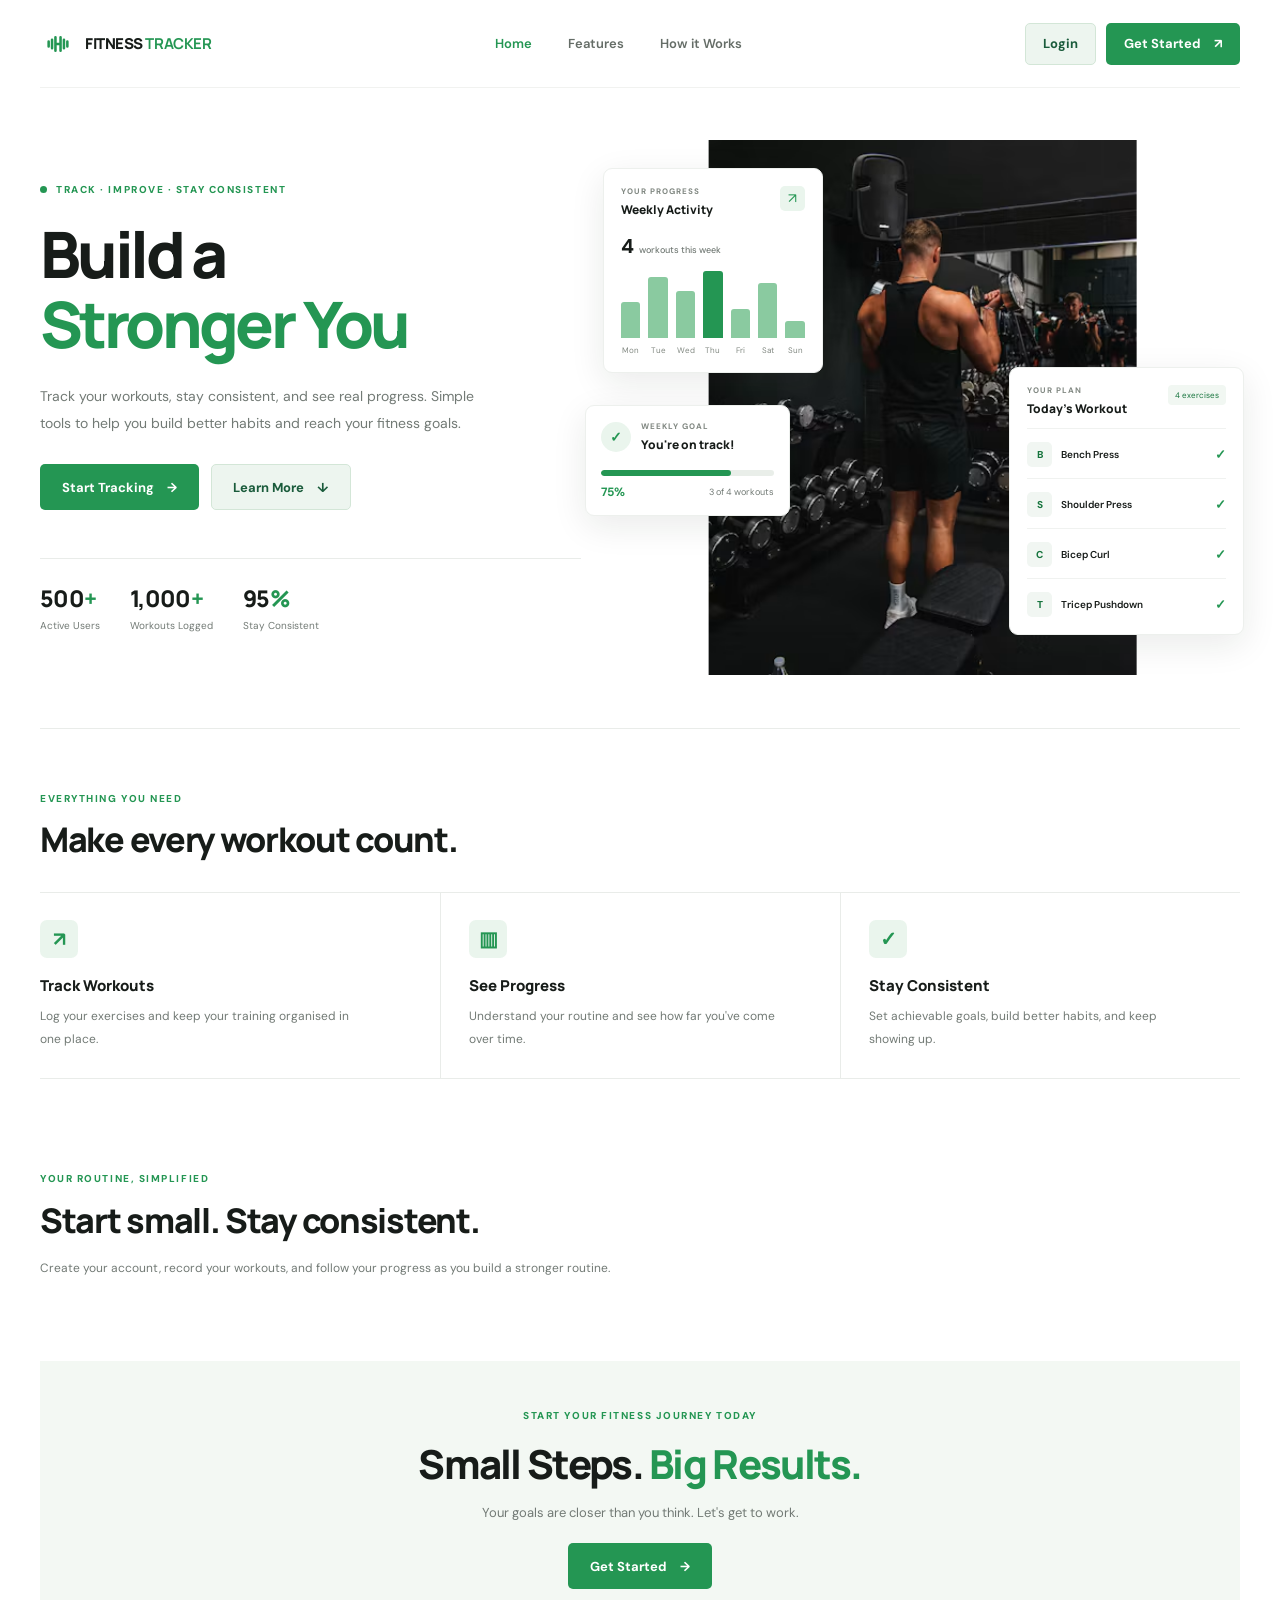
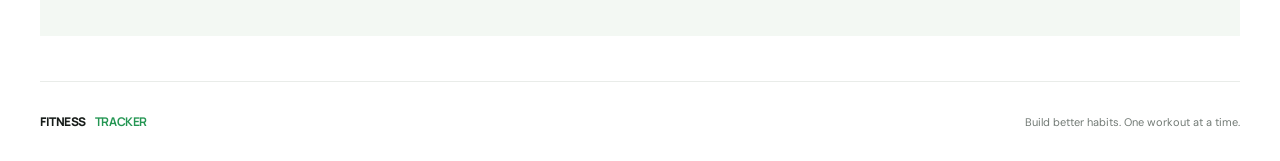
<file: index.html>
<!DOCTYPE html>
<html lang="en">
<head>
  <meta charset="UTF-8">
  <meta name="viewport" content="width=device-width, initial-scale=1.0">
  <meta name="description" content="Track your workouts, build better habits, and reach your fitness goals.">
  <title>Fitness Tracker — Build a Stronger You</title>
  <link rel="stylesheet" href="style.css">
  <link rel="preconnect" href="https://fonts.googleapis.com">
  <link rel="preconnect" href="https://fonts.gstatic.com" crossorigin>
  <link rel="stylesheet" href="https://fonts.googleapis.com/css2?family=DM+Sans:wght@400;500;600;700&family=Manrope:wght@400;500;600;700;800&display=swap" media="print" onload="this.media='all'">
  <noscript><link rel="stylesheet" href="https://fonts.googleapis.com/css2?family=DM+Sans:wght@400;500;600;700&family=Manrope:wght@400;500;600;700;800&display=swap"></noscript>
</head>
<body>

  <header class="site-header">
    <a class="brand" href="index.html" aria-label="Fitness Tracker home">
      <span class="brand-icon" aria-hidden="true">
        <svg viewBox="0 0 40 40" fill="none">
          <path d="M13 15V25M9 17V23M17 12V28M23 12V28M27 15V25M31 17V23M17 20H23"
            stroke="currentColor" stroke-width="3" stroke-linecap="round"/>
        </svg>
      </span>
      <span>FITNESS <strong>TRACKER</strong></span>
    </a>

    <nav class="main-nav" id="mainNav" aria-label="Main navigation">
      <a class="active" href="#home">Home</a>
      <a href="#features">Features</a>
      <a href="#how-it-works">How it Works</a>
      <a class="button button-secondary nav-login-mobile" href="login.html">Login</a>
    </nav>

    <div class="header-actions">
      <a class="button button-secondary header-login" href="login.html">Login</a>
      <a class="button button-primary header-button" href="login.html">
        Get Started <span aria-hidden="true">↗</span>
      </a>
      <button class="nav-toggle" id="navToggle" type="button"
              aria-label="Open menu" aria-controls="mainNav" aria-expanded="false">
        <span></span><span></span><span></span>
      </button>
    </div>
  </header>

  <main>
    <section class="hero section-wrap" id="home">
      <div class="hero-copy">
        <p class="eyebrow"><span></span> TRACK · IMPROVE · STAY CONSISTENT</p>

        <h1>Build a<br><span>Stronger You</span></h1>

        <p class="hero-description">
          Track your workouts, stay consistent, and see real progress.
          Simple tools to help you build better habits and reach your
          fitness goals.
        </p>

        <div class="hero-actions">
          <a class="button button-primary" href="login.html">
            Start Tracking <span aria-hidden="true">→</span>
          </a>
          <a class="button button-secondary" href="#features">
            Learn More <span aria-hidden="true">↓</span>
          </a>
        </div>

        <div class="hero-stats">
          <div class="stat">
            <strong>500<span>+</span></strong>
            <small>Active Users</small>
          </div>
          <div class="stat">
            <strong>1,000<span>+</span></strong>
            <small>Workouts Logged</small>
          </div>
          <div class="stat">
            <strong>95<span>%</span></strong>
            <small>Stay Consistent</small>
          </div>
        </div>
      </div>

      <div class="hero-visual" aria-label="Fitness progress preview">
        <div class="hero-circle"></div>
        <img
          class="hero-athlete"
          src="images/hero-athlete.jpg"
          alt="Athlete training with dumbbells"
        >

        <div class="floating-card activity-card">
          <div class="card-heading">
            <div>
              <p class="card-label">YOUR PROGRESS</p>
              <h3>Weekly Activity</h3>
            </div>
            <span class="mini-icon">↗</span>
          </div>
          <div class="activity-total">4 <span>workouts this week</span></div>
          <div class="bar-chart" aria-label="Weekly workout activity">
            <div class="bar-column"><span style="--bar:42%"></span><small>Mon</small></div>
            <div class="bar-column"><span style="--bar:72%"></span><small>Tue</small></div>
            <div class="bar-column"><span style="--bar:55%"></span><small>Wed</small></div>
            <div class="bar-column"><span style="--bar:88%"></span><small>Thu</small></div>
            <div class="bar-column"><span style="--bar:34%"></span><small>Fri</small></div>
            <div class="bar-column"><span style="--bar:65%"></span><small>Sat</small></div>
            <div class="bar-column"><span style="--bar:20%"></span><small>Sun</small></div>
          </div>
        </div>

        <div class="floating-card workout-card">
          <div class="card-heading">
            <div>
              <p class="card-label">YOUR PLAN</p>
              <h3>Today's Workout</h3>
            </div>
            <span class="workout-count">4 exercises</span>
          </div>
          <div class="workout-item">
            <span class="exercise-icon">B</span>
            <span>Bench Press</span><span class="exercise-check">✓</span>
          </div>
          <div class="workout-item">
            <span class="exercise-icon">S</span>
            <span>Shoulder Press</span><span class="exercise-check">✓</span>
          </div>
          <div class="workout-item">
            <span class="exercise-icon">C</span>
            <span>Bicep Curl</span><span class="exercise-check">✓</span>
          </div>
          <div class="workout-item">
            <span class="exercise-icon">T</span>
            <span>Tricep Pushdown</span><span class="exercise-check">✓</span>
          </div>
        </div>

        <div class="floating-card goal-card">
          <div class="goal-top">
            <span class="goal-icon">✓</span>
            <div><p class="card-label">WEEKLY GOAL</p><h3>You're on track!</h3></div>
          </div>
          <div class="goal-progress"><span></span></div>
          <p class="goal-caption"><strong>75%</strong><span>3 of 4 workouts</span></p>
        </div>
      </div>
    </section>

    <section class="features section-wrap" id="features">
      <div class="section-heading">
        <p class="eyebrow">EVERYTHING YOU NEED</p>
        <h2>Make every workout count.</h2>
      </div>

      <div class="feature-grid">
        <article class="feature-item">
          <span class="feature-icon">↗</span>
          <h3>Track Workouts</h3>
          <p>Log your exercises and keep your training organised in one place.</p>
        </article>
        <article class="feature-item">
          <span class="feature-icon">▥</span>
          <h3>See Progress</h3>
          <p>Understand your routine and see how far you've come over time.</p>
        </article>
        <article class="feature-item">
          <span class="feature-icon">✓</span>
          <h3>Stay Consistent</h3>
          <p>Set achievable goals, build better habits, and keep showing up.</p>
        </article>
      </div>
    </section>

    <section class="how-section section-wrap" id="how-it-works">
      <p class="eyebrow">YOUR ROUTINE, SIMPLIFIED</p>
      <h2>Start small. Stay consistent.</h2>
      <p>Create your account, record your workouts, and follow your progress as you build a stronger routine.</p>
    </section>

    <section class="final-cta section-wrap">
      <p class="eyebrow">START YOUR FITNESS JOURNEY TODAY</p>
      <h2>Small Steps. <span>Big Results.</span></h2>
      <p>Your goals are closer than you think. Let's get to work.</p>
      <a class="button button-primary" href="login.html">Get Started <span aria-hidden="true">→</span></a>
    </section>
  </main>

  <footer class="site-footer">
    <a class="brand footer-brand" href="index.html">FITNESS <strong>TRACKER</strong></a>
    <p>Build better habits. One workout at a time.</p>
  </footer>

  <script src="nav.js" defer></script>
</body>
</html>
</file>
<file: style.css>
:root {
  --green: #249653;
  --green-dark: #16743d;
  --green-light: #eaf5ed;
  --ink: #171c19;
  --muted: #727a75;
  --line: #e9ece9;
  --white: #ffffff;
}

* {
  box-sizing: border-box;
}

html {
  scroll-behavior: smooth;
  scroll-padding-top: 90px;
}

body {
  margin: 0;
  background: var(--white);
  color: var(--ink);
  font-family: "DM Sans", sans-serif;
  -webkit-font-smoothing: antialiased;
}

a {
  color: inherit;
  text-decoration: none;
}

.site-header {
  position: relative;
  z-index: 30;
  width: min(1200px, calc(100% - 64px));
  min-height: 88px;
  margin: 0 auto;
  display: flex;
  align-items: center;
  justify-content: space-between;
  gap: 28px;
  border-bottom: 1px solid #f1f2f0;
}

.brand {
  display: inline-flex;
  align-items: center;
  gap: 9px;
  font-family: "Manrope", sans-serif;
  font-size: 15px;
  font-weight: 800;
  letter-spacing: -0.45px;
  white-space: nowrap;
}

.brand strong {
  color: var(--green);
}

.brand-icon {
  width: 36px;
  height: 36px;
  display: grid;
  place-items: center;
  color: var(--green);
}

.brand-icon svg {
  width: 34px;
  height: 34px;
}

.main-nav {
  display: flex;
  align-items: center;
  gap: 36px;
  color: #656d67;
  font-size: 13px;
  font-weight: 600;
}

.main-nav a {
  transition: color 160ms ease;
}

.main-nav a:hover,
.main-nav a.active {
  color: var(--green);
}

.button {
  min-height: 46px;
  display: inline-flex;
  align-items: center;
  justify-content: center;
  gap: 13px;
  padding: 0 21px;
  border: 1px solid transparent;
  border-radius: 5px;
  font-size: 13px;
  font-weight: 700;
  transition: background 160ms ease, border-color 160ms ease;
}

.button-primary {
  background: var(--green);
  color: white;
}

.button-primary:hover {
  background: var(--green-dark);
}

.button-secondary {
  border-color: #e2e6e2;
  background: white;
  color: var(--ink);
}

.button-secondary:hover {
  border-color: #b9cdbf;
}

.header-button {
  min-height: 42px;
  padding-inline: 17px;
  white-space: nowrap;
}

.header-actions {
  display: flex;
  align-items: center;
  gap: 10px;
  flex-shrink: 0;
}

.header-login {
  min-height: 42px;
  padding-inline: 17px;
}

.nav-login-mobile {
  display: none;
}

.nav-toggle {
  display: none;
  width: 44px;
  height: 44px;
  flex-direction: column;
  align-items: center;
  justify-content: center;
  gap: 5px;
  padding: 0;
  border: 1px solid #e2e6e2;
  border-radius: 5px;
  background: #fff;
  cursor: pointer;
}

.nav-toggle span {
  width: 18px;
  height: 2px;
  border-radius: 2px;
  background: var(--ink);
  transition: transform 0.2s ease, opacity 0.2s ease;
}

.nav-toggle[aria-expanded="true"] span:first-child { transform: translateY(7px) rotate(45deg); }
.nav-toggle[aria-expanded="true"] span:nth-child(2) { opacity: 0; }
.nav-toggle[aria-expanded="true"] span:last-child { transform: translateY(-7px) rotate(-45deg); }

.nav-toggle:focus-visible,
.main-nav a:focus-visible,
.button:focus-visible {
  outline: 2px solid var(--green);
  outline-offset: 2px;
}

.section-wrap {
  width: min(1200px, calc(100% - 64px));
  margin-inline: auto;
}

.hero {
  min-height: 640px;
  display: grid;
  grid-template-columns: 0.92fr 1.08fr;
  align-items: center;
  gap: 24px;
  padding-top: 46px;
  padding-bottom: 48px;
}

.hero-copy {
  position: relative;
  z-index: 2;
  padding: 20px 0;
}

.eyebrow {
  margin: 0 0 21px;
  color: var(--green);
  font-size: 10px;
  font-weight: 800;
  letter-spacing: 1.55px;
  line-height: 1.6;
}

.hero-copy > .eyebrow {
  display: flex;
  align-items: center;
  gap: 9px;
}

.hero-copy > .eyebrow span {
  width: 7px;
  height: 7px;
  border-radius: 50%;
  background: var(--green);
}

h1,
h2,
h3,
p {
  overflow-wrap: break-word;
}

.hero h1 {
  margin: 0;
  font-family: "Manrope", sans-serif;
  font-size: clamp(46px, 5vw, 66px);
  font-weight: 800;
  letter-spacing: -3.6px;
  line-height: 1.1;
}

.hero h1 span,
.final-cta h2 span {
  color: var(--green);
}

.hero-description {
  max-width: 455px;
  margin: 23px 0 27px;
  color: var(--muted);
  font-size: 14px;
  line-height: 1.95;
}

.hero-actions {
  display: flex;
  flex-wrap: wrap;
  gap: 12px;
}

.hero-stats {
  display: flex;
  flex-wrap: wrap;
  gap: 30px;
  margin-top: 48px;
  padding-top: 23px;
  border-top: 1px solid var(--line);
}

.stat {
  display: flex;
  flex-direction: column;
  gap: 5px;
}

.stat strong {
  font-family: "Manrope", sans-serif;
  font-size: 23px;
  font-weight: 800;
  letter-spacing: -0.7px;
}

.stat strong span {
  color: var(--green);
}

.stat small {
  color: var(--muted);
  font-size: 10px;
}

.hero-visual {
  position: relative;
  min-width: 0;
  height: 535px;
}

.hero-circle {
  position: absolute;
  width: min(420px, 78%);
  aspect-ratio: 1;
  top: 50%;
  left: 50%;
  transform: translate(-50%, -48%);
  border-radius: 50%;
  background: var(--green-light);
}

.hero-athlete {
  position: absolute;
  z-index: 1;
  width: 82%;
  height: 100%;
  left: 50%;
  bottom: 0;
  transform: translateX(-50%);
  object-fit: contain;
  object-position: center bottom;
}

.floating-card {
  position: absolute;
  z-index: 2;
  background: #fff;
  border: 1px solid #edf0ed;
  border-radius: 9px;
  box-shadow: 0 10px 35px rgb(20 38 25 / 9%);
}

.activity-card {
  top: 28px;
  left: -2px;
  width: 220px;
  padding: 17px;
}

.card-heading {
  display: flex;
  align-items: flex-start;
  justify-content: space-between;
  gap: 8px;
}

.card-label {
  margin: 0 0 5px;
  color: #828983;
  font-size: 8px;
  font-weight: 800;
  letter-spacing: 1px;
}

.card-heading h3,
.goal-top h3 {
  margin: 0;
  font-family: "Manrope", sans-serif;
  font-size: 12px;
  font-weight: 800;
}

.mini-icon {
  width: 25px;
  height: 25px;
  display: grid;
  place-items: center;
  border-radius: 5px;
  background: var(--green-light);
  color: var(--green);
  font-size: 14px;
}

.activity-total {
  margin-top: 15px;
  font-size: 20px;
  font-weight: 800;
}

.activity-total span {
  color: var(--muted);
  font-size: 9px;
  font-weight: 500;
}

.bar-chart {
  height: 84px;
  display: flex;
  align-items: flex-end;
  justify-content: space-between;
  gap: 8px;
  margin-top: 12px;
}

.bar-column {
  height: 100%;
  flex: 1;
  display: flex;
  flex-direction: column;
  align-items: center;
  justify-content: flex-end;
  gap: 7px;
}

.bar-column > span {
  display: block;
  width: 100%;
  height: var(--bar);
  min-height: 8px;
  border-radius: 3px 3px 0 0;
  background: #8acaa0;
}

.bar-column:nth-child(4) > span {
  background: var(--green);
}

.bar-column small {
  color: #818881;
  font-size: 8px;
}

.workout-card {
  right: -4px;
  bottom: 40px;
  width: 235px;
  padding: 17px;
}

.workout-count {
  padding: 5px 7px;
  border-radius: 4px;
  background: #f1f7f2;
  color: var(--green-dark);
  font-size: 8px;
  white-space: nowrap;
}

.workout-item {
  display: flex;
  align-items: center;
  gap: 9px;
  padding-top: 13px;
  margin-top: 11px;
  border-top: 1px solid #f0f2f0;
  font-size: 10px;
  font-weight: 600;
}

.exercise-icon {
  width: 25px;
  height: 25px;
  flex: 0 0 25px;
  display: grid;
  place-items: center;
  border-radius: 5px;
  background: #f1f6f2;
  color: var(--green-dark);
  font-size: 10px;
  font-weight: 800;
}

.exercise-check {
  margin-left: auto;
  color: var(--green);
  font-size: 13px;
}

.goal-card {
  top: 265px;
  left: -20px;
  width: 205px;
  padding: 15px;
}

.goal-top {
  display: flex;
  align-items: center;
  gap: 10px;
}

.goal-icon {
  width: 30px;
  height: 30px;
  display: grid;
  place-items: center;
  border-radius: 50%;
  background: var(--green-light);
  color: var(--green);
  font-size: 14px;
  font-weight: 800;
}

.goal-progress {
  height: 6px;
  overflow: hidden;
  margin-top: 17px;
  border-radius: 10px;
  background: #e9eee9;
}

.goal-progress span {
  display: block;
  width: 75%;
  height: 100%;
  border-radius: inherit;
  background: var(--green);
}

.goal-caption {
  display: flex;
  align-items: center;
  justify-content: space-between;
  margin: 8px 0 0;
  font-size: 10px;
}

.goal-caption strong {
  color: var(--green);
  font-size: 12px;
}

.goal-caption span {
  color: var(--muted);
  font-size: 9px;
}

.features {
  padding-top: 62px;
  padding-bottom: 70px;
  border-top: 1px solid var(--line);
}

.section-heading {
  margin-bottom: 30px;
}

.section-heading .eyebrow {
  margin-bottom: 9px;
}

.section-heading h2,
.how-section h2 {
  margin: 0;
  font-family: "Manrope", sans-serif;
  font-size: clamp(25px, 3vw, 34px);
  font-weight: 800;
  letter-spacing: -1.3px;
}

.feature-grid {
  display: grid;
  grid-template-columns: repeat(3, minmax(0, 1fr));
  border-top: 1px solid var(--line);
  border-bottom: 1px solid var(--line);
}

.feature-item {
  padding: 27px 28px 27px 0;
}

.feature-item + .feature-item {
  padding-left: 28px;
  border-left: 1px solid var(--line);
}

.feature-icon {
  width: 38px;
  height: 38px;
  display: grid;
  place-items: center;
  margin-bottom: 17px;
  border-radius: 7px;
  background: var(--green-light);
  color: var(--green);
  font-size: 20px;
  font-weight: 700;
}

.feature-item h3 {
  margin: 0 0 9px;
  font-family: "Manrope", sans-serif;
  font-size: 15px;
  font-weight: 800;
}

.feature-item p,
.how-section > p:last-child {
  max-width: 310px;
  margin: 0;
  color: var(--muted);
  font-size: 12px;
  line-height: 1.9;
}

.how-section {
  padding-top: 22px;
  padding-bottom: 82px;
}

.how-section .eyebrow {
  margin-bottom: 10px;
}

.how-section > p:last-child {
  max-width: 600px;
  margin-top: 14px;
}

.final-cta {
  padding: 47px 24px;
  margin-bottom: 45px;
  background: #f3f8f3;
  text-align: center;
}

.final-cta .eyebrow {
  margin-bottom: 12px;
}

.final-cta h2 {
  margin: 0;
  font-family: "Manrope", sans-serif;
  font-size: clamp(28px, 4vw, 40px);
  font-weight: 800;
  letter-spacing: -1.7px;
}

.final-cta > p:not(.eyebrow) {
  margin: 13px 0 22px;
  color: var(--muted);
  font-size: 13px;
}

.site-footer {
  min-height: 80px;
  width: min(1200px, calc(100% - 64px));
  margin: 0 auto;
  display: flex;
  align-items: center;
  justify-content: space-between;
  gap: 20px;
  border-top: 1px solid var(--line);
}

.footer-brand {
  font-size: 12px;
}

.site-footer p {
  color: var(--muted);
  font-size: 11px;
}

@media (max-width: 980px) {
  .site-header,
  .section-wrap,
  .site-footer {
    width: min(100% - 40px, 760px);
  }

  .hero {
    grid-template-columns: 1fr 1fr;
    gap: 8px;
  }

  .hero h1 {
    font-size: clamp(42px, 6vw, 56px);
    letter-spacing: -2.7px;
  }

  .hero-visual {
    height: 480px;
  }

  .activity-card {
    left: -3px;
    width: 190px;
  }

  .workout-card {
    right: -3px;
    width: 210px;
  }

  .goal-card {
    left: -5px;
    width: 185px;
  }

  .hero-stats {
    gap: 18px;
  }

  .stat strong {
    font-size: 20px;
  }

  .main-nav {
    gap: 20px;
  }
}

@media (max-width: 820px) {
  .nav-toggle {
    display: inline-flex;
  }

  .main-nav {
    position: absolute;
    top: 100%;
    left: 0;
    right: 0;
    display: none;
    flex-direction: column;
    align-items: stretch;
    gap: 0;
    padding: 8px;
    border: 1px solid var(--line);
    border-radius: 0 0 8px 8px;
    background: #fff;
    box-shadow: 0 14px 30px rgb(20 38 25 / 10%);
    font-size: 14px;
  }

  .site-header.nav-open .main-nav {
    display: flex;
  }

  .main-nav a:not(.button) {
    display: flex;
    align-items: center;
    min-height: 46px;
    padding: 0 12px;
    border-radius: 5px;
  }

  .main-nav a:not(.button):hover,
  .main-nav a.active {
    background: var(--green-light);
  }
}

@media (max-width: 680px) {
  .site-header {
    min-height: 72px;
    width: calc(100% - 32px);
    gap: 10px;
  }

  .brand {
    gap: 5px;
    font-size: 12px;
  }

  .brand-icon,
  .brand-icon svg {
    width: 29px;
    height: 29px;
  }

  .header-button {
    min-height: 44px;
    padding-inline: 12px;
    font-size: 12px;
  }

  .header-actions {
    gap: 8px;
  }

  .section-wrap,
  .site-footer {
    width: calc(100% - 32px);
  }

  .hero {
    display: flex;
    flex-direction: column;
    align-items: stretch;
    gap: 5px;
    padding-top: 45px;
    padding-bottom: 35px;
  }

  .hero-copy {
    padding: 0;
  }

  .hero h1 {
    font-size: clamp(43px, 12vw, 59px);
    letter-spacing: -2.8px;
  }

  .hero-description {
    margin-top: 18px;
    font-size: 13px;
    line-height: 1.8;
  }

  .hero-stats {
    justify-content: space-between;
    gap: 12px;
    margin-top: 31px;
  }

  .stat strong {
    font-size: 19px;
  }

  .stat small {
    font-size: 9px;
  }

  .hero-visual {
    width: 100%;
    height: 430px;
    margin-top: 24px;
  }

  .hero-circle {
    width: 76%;
  }

  .hero-athlete {
    width: 88%;
  }

  .activity-card {
    top: 5px;
    left: 0;
    width: 176px;
    padding: 12px;
  }

  .activity-total {
    font-size: 17px;
  }

  .bar-chart {
    height: 65px;
  }

  .workout-card {
    right: 0;
    bottom: 10px;
    width: 194px;
    padding: 12px;
  }

  .workout-item {
    gap: 7px;
    font-size: 9px;
  }

  .workout-item:nth-of-type(n+5) {
    display: none;
  }

  .goal-card {
    top: 222px;
    left: 0;
    width: 165px;
    padding: 12px;
  }

  .goal-caption span {
    font-size: 8px;
  }

  .features {
    padding-top: 40px;
    padding-bottom: 45px;
  }

  .feature-grid {
    grid-template-columns: 1fr;
  }

  .feature-item,
  .feature-item + .feature-item {
    padding: 22px 0;
    border-left: 0;
  }

  .feature-item + .feature-item {
    border-top: 1px solid var(--line);
  }

  .feature-icon {
    margin-bottom: 12px;
  }

  .how-section {
    padding-top: 5px;
    padding-bottom: 48px;
  }

  .final-cta {
    padding: 35px 17px;
    margin-bottom: 28px;
  }

  .site-footer {
    min-height: 75px;
  }

  .site-footer p {
    max-width: 145px;
    text-align: right;
    line-height: 1.6;
  }
}

@media (prefers-reduced-motion: reduce) {
  html {
    scroll-behavior: auto;
  }

  *,
  *::before,
  *::after {
    transition-duration: 0.01ms !important;
  }
}


/* Login and sign-up page */

.auth-header {
  min-height: 76px;
}

.auth-back-link {
  color: var(--muted);
  font-size: 12px;
  font-weight: 600;
}

.auth-back-link:hover {
  color: var(--green);
}

.auth-layout {
  width: min(1050px, calc(100% - 48px));
  min-height: calc(100vh - 77px);
  margin: 0 auto;
  padding: 65px 0;
  display: grid;
  grid-template-columns: 1fr 420px;
  align-items: center;
  gap: 80px;
}

.auth-intro h1 {
  margin: 0;
  font-family: "Manrope", sans-serif;
  font-size: clamp(36px, 4.5vw, 52px);
  line-height: 1.17;
  letter-spacing: -2.5px;
}

.auth-intro h1 span {
  color: var(--green);
}

.auth-intro > p:not(.eyebrow) {
  max-width: 430px;
  margin: 20px 0;
  color: var(--muted);
  font-size: 14px;
  line-height: 1.9;
}

.auth-benefits {
  margin-top: 28px;
}

.auth-benefits p {
  display: flex;
  align-items: center;
  gap: 11px;
  color: #505951;
  font-size: 13px;
}

.auth-benefits p span {
  width: 22px;
  height: 22px;
  display: grid;
  place-items: center;
  border-radius: 50%;
  background: var(--green-light);
  color: var(--green);
  font-weight: 800;
}

.auth-form-panel {
  border: 1px solid var(--line);
  border-radius: 8px;
  background: white;
}

.auth-tabs {
  display: grid;
  grid-template-columns: 1fr 1fr;
  border-bottom: 1px solid var(--line);
}

.auth-tab {
  min-height: 54px;
  border: 0;
  border-bottom: 2px solid transparent;
  background: white;
  color: var(--muted);
  font: inherit;
  font-size: 12px;
  font-weight: 700;
  cursor: pointer;
}

.auth-tab.active {
  border-bottom-color: var(--green);
  color: var(--green);
}

.auth-form-content {
  padding: 29px;
}

.auth-form-content h2 {
  margin: 0;
  font-family: "Manrope", sans-serif;
  font-size: 25px;
  letter-spacing: -0.8px;
}

.auth-subtitle {
  margin: 9px 0 24px;
  color: var(--muted);
  font-size: 12px;
}

.form-field {
  margin-bottom: 18px;
}

.form-field label {
  display: block;
  margin-bottom: 8px;
  font-size: 12px;
  font-weight: 700;
}

.form-field input {
  width: 100%;
  min-height: 45px;
  padding: 0 12px;
  border: 1px solid #dfe5df;
  border-radius: 5px;
  outline: none;
  background: white;
  color: var(--ink);
  font: inherit;
  font-size: 12px;
}

.form-field input:focus {
  border-color: var(--green);
  box-shadow: 0 0 0 3px rgb(36 150 83 / 9%);
}

.form-field input::placeholder {
  color: #a1a8a2;
}

.auth-submit {
  width: 100%;
  border: 0;
  cursor: pointer;
}

.auth-switch-copy {
  margin: 20px 0 0;
  text-align: center;
  color: var(--muted);
  font-size: 11px;
}

.auth-switch-copy button {
  padding: 0;
  border: 0;
  background: transparent;
  color: var(--green);
  font: inherit;
  font-weight: 800;
  cursor: pointer;
}

.auth-note {
  margin: 19px 0 0;
  color: #899089;
  font-size: 10px;
  line-height: 1.7;
  text-align: center;
}

.form-message {
  margin: 0 0 12px;
  color: #b42318;
  font-size: 11px;
  line-height: 1.6;
}

.form-message:empty {
  display: none;
}

@media (max-width: 760px) {
  .auth-layout {
    min-height: auto;
    grid-template-columns: 1fr;
    gap: 32px;
    padding: 42px 0;
  }

  .auth-intro h1 {
    font-size: 39px;
  }

  .auth-form-content {
    padding: 23px;
  }
}

@media (max-width: 420px) {
  .auth-header {
    width: calc(100% - 32px);
  }

  .auth-back-link {
    font-size: 10px;
  }

  .auth-layout {
    width: calc(100% - 32px);
  }
}


/* Dashboard */

.dashboard-page {
  background: #fafbf9;
  min-height: 100vh;
}

.dashboard-header {
  width: min(1200px, calc(100% - 64px));
  background: #fff;
}

.dashboard-nav {
  display: flex;
  gap: 30px;
  align-items: center;
  font-size: 12px;
  font-weight: 600;
  color: var(--muted);
}

.dashboard-nav a:hover,
.dashboard-nav a.active {
  color: var(--green);
}

.profile-button {
  display: flex;
  align-items: center;
  gap: 9px;
  border: 0;
  background: transparent;
  color: var(--ink);
  font: inherit;
  font-size: 11px;
  font-weight: 700;
  cursor: pointer;
}

.profile-avatar {
  width: 32px;
  height: 32px;
  display: grid;
  place-items: center;
  border-radius: 50%;
  background: var(--green-light);
  color: var(--green-dark);
  font-size: 13px;
}

.dashboard-main {
  width: min(1120px, calc(100% - 64px));
  margin: 0 auto;
  padding-top: 48px;
}

.dashboard-welcome {
  display: flex;
  justify-content: space-between;
  align-items: center;
  gap: 25px;
  margin-bottom: 30px;
}

.dashboard-welcome .eyebrow {
  margin-bottom: 9px;
}

.dashboard-welcome h1 {
  margin: 0;
  font-family: "Manrope", sans-serif;
  font-size: clamp(30px, 4vw, 42px);
  letter-spacing: -1.7px;
  line-height: 1.2;
}

.dashboard-welcome h1 span {
  color: var(--green);
}

.dashboard-welcome > div > p:last-child {
  margin: 11px 0 0;
  color: var(--muted);
  font-size: 12px;
  line-height: 1.7;
}

.dashboard-summary {
  display: grid;
  grid-template-columns: repeat(3, minmax(0, 1fr));
  gap: 16px;
  margin-bottom: 25px;
}

.summary-card,
.dashboard-panel {
  border: 1px solid #e9ede8;
  border-radius: 7px;
  background: white;
}

.summary-card {
  min-height: 135px;
  padding: 20px;
}

.summary-label {
  color: var(--muted);
  font-size: 11px;
  font-weight: 600;
}

.summary-value {
  display: flex;
  align-items: baseline;
  gap: 8px;
  margin-top: 12px;
}

.summary-value strong {
  font-family: "Manrope", sans-serif;
  font-size: 30px;
  line-height: 1.1;
  letter-spacing: -1px;
}

.summary-unit {
  color: var(--muted);
  font-size: 10px;
}

.summary-card > p {
  margin: 9px 0 0;
  color: #8a918a;
  font-size: 10px;
}

.summary-progress {
  height: 5px;
  overflow: hidden;
  margin-top: 14px;
  border-radius: 5px;
  background: #edf0ec;
}

.summary-progress span {
  display: block;
  width: 0;
  height: 100%;
  border-radius: inherit;
  background: var(--green);
  transition: width 180ms ease;
}

.dashboard-columns {
  display: grid;
  grid-template-columns: minmax(0, 1.5fr) minmax(260px, 0.8fr);
  align-items: start;
  gap: 20px;
}

.dashboard-panel {
  padding: 23px;
}

.panel-heading {
  display: flex;
  justify-content: space-between;
  align-items: flex-start;
  gap: 12px;
}

.panel-heading .eyebrow {
  margin-bottom: 6px;
  font-size: 9px;
}

.panel-heading h2,
.quick-tips h2 {
  margin: 0;
  font-family: "Manrope", sans-serif;
  font-size: 20px;
  letter-spacing: -0.6px;
}

.panel-tag {
  padding: 7px 9px;
  border-radius: 4px;
  background: #f2f7f2;
  color: var(--green-dark);
  font-size: 9px;
  font-weight: 700;
}

.workout-form {
  margin-top: 23px;
  padding-bottom: 24px;
  border-bottom: 1px solid var(--line);
}

.workout-form .form-field {
  margin-bottom: 15px;
}

.workout-form .form-field label,
.goal-selector label {
  font-size: 11px;
}

.workout-form .form-field input,
.workout-form .form-field select,
.goal-selector select {
  width: 100%;
  min-height: 42px;
  padding: 0 10px;
  border: 1px solid #dfe5df;
  border-radius: 5px;
  background: white;
  color: var(--ink);
  font: inherit;
  font-size: 11px;
}

.workout-form .form-field input:focus,
.workout-form .form-field select:focus,
.goal-selector select:focus {
  border-color: var(--green);
  outline: 2px solid rgb(36 150 83 / 10%);
}

.workout-form-row {
  display: grid;
  grid-template-columns: 1fr 1fr;
  gap: 12px;
}

.workout-submit {
  width: 100%;
  border: 0;
  cursor: pointer;
}

.workout-list-heading {
  display: flex;
  justify-content: space-between;
  align-items: center;
  gap: 10px;
  margin-top: 23px;
}

.workout-list-heading h3 {
  margin: 0;
  font-family: "Manrope", sans-serif;
  font-size: 14px;
}

.workout-list-heading > span {
  color: var(--muted);
  font-size: 10px;
}

.workout-list {
  margin-top: 13px;
}

.empty-state {
  padding: 25px 12px;
  text-align: center;
}

.empty-state-icon {
  width: 38px;
  height: 38px;
  display: grid;
  place-items: center;
  margin: 0 auto 13px;
  border-radius: 50%;
  background: var(--green-light);
  color: var(--green);
  font-size: 19px;
}

.empty-state h3 {
  margin: 0 0 7px;
  font-size: 13px;
}

.empty-state p {
  margin: 0;
  color: var(--muted);
  font-size: 11px;
  line-height: 1.7;
}

.workout-entry {
  display: flex;
  align-items: center;
  gap: 12px;
  padding: 14px 0;
  border-bottom: 1px solid #f0f2ef;
}

.workout-entry:last-child {
  border-bottom: 0;
}

.entry-icon {
  width: 38px;
  height: 38px;
  flex: 0 0 38px;
  display: grid;
  place-items: center;
  border-radius: 6px;
  background: var(--green-light);
  color: var(--green-dark);
  font-size: 13px;
  font-weight: 800;
}

.entry-details {
  flex: 1;
  min-width: 0;
}

.entry-details h4 {
  margin: 0 0 5px;
  font-size: 12px;
  overflow-wrap: anywhere;
}

.entry-details p {
  margin: 0;
  color: var(--muted);
  font-size: 10px;
}

.entry-duration {
  color: var(--ink);
  font-size: 11px;
  font-weight: 700;
  white-space: nowrap;
}

.entry-delete {
  padding: 5px;
  border: 0;
  background: transparent;
  color: #858d86;
  font-size: 15px;
  cursor: pointer;
}

.entry-delete:hover {
  color: #b42318;
}

.dashboard-side {
  display: grid;
  gap: 18px;
}

.goal-symbol {
  width: 30px;
  height: 30px;
  display: grid;
  place-items: center;
  border-radius: 50%;
  background: var(--green-light);
  color: var(--green);
  font-weight: 800;
}

.goal-description {
  margin: 16px 0 20px;
  color: var(--muted);
  font-size: 11px;
  line-height: 1.8;
}

.goal-selector {
  display: grid;
  gap: 9px;
}

.large-progress-track {
  height: 8px;
  overflow: hidden;
  margin-top: 23px;
  border-radius: 10px;
  background: #e9eee9;
}

.large-progress-track span {
  display: block;
  width: 0;
  height: 100%;
  border-radius: inherit;
  background: var(--green);
  transition: width 180ms ease;
}

.goal-progress-labels {
  display: flex;
  align-items: center;
  justify-content: space-between;
  gap: 8px;
  margin-top: 10px;
}

.goal-progress-labels strong {
  color: var(--green);
  font-family: "Manrope", sans-serif;
  font-size: 20px;
}

.goal-progress-labels span {
  color: var(--muted);
  font-size: 10px;
}

.quick-tips {
  background: #f3f8f3;
}

.quick-tips .eyebrow {
  margin-bottom: 10px;
}

.quick-tips h2 {
  font-size: 17px;
  line-height: 1.5;
}

.quick-tips > p:last-child {
  margin: 11px 0 0;
  color: var(--muted);
  font-size: 11px;
  line-height: 1.8;
}

.dashboard-footer {
  display: flex;
  align-items: center;
  justify-content: space-between;
  gap: 16px;
  margin-top: 45px;
  padding: 22px 0;
  border-top: 1px solid #e7ebe6;
  color: var(--muted);
  font-size: 10px;
}

.dashboard-footer > span:first-child {
  color: var(--green-dark);
  font-weight: 800;
  letter-spacing: 0.5px;
}

.dashboard-footer a {
  color: var(--green-dark);
  font-weight: 700;
}

@media (max-width: 760px) {
  .dashboard-header {
    width: calc(100% - 32px);
    flex-wrap: wrap;
    padding: 13px 0;
    gap: 12px;
  }

  .dashboard-nav {
    order: 3;
    width: 100%;
    gap: 24px;
    padding: 8px 0 2px;
  }

  .profile-button {
    margin-left: auto;
  }

  .dashboard-main {
    width: calc(100% - 32px);
    padding-top: 32px;
  }

  .dashboard-welcome {
    align-items: flex-start;
    flex-direction: column;
  }

  .dashboard-summary {
    grid-template-columns: 1fr;
    gap: 10px;
  }

  .summary-card {
    min-height: auto;
    padding: 17px;
  }

  .dashboard-columns {
    grid-template-columns: 1fr;
  }

  .dashboard-panel {
    padding: 18px;
  }

  .dashboard-footer {
    flex-wrap: wrap;
  }
}

@media (max-width: 400px) {
  .workout-form-row {
    grid-template-columns: 1fr;
    gap: 0;
  }

  .dashboard-welcome h1 {
    font-size: 31px;
  }
}
/* =========================
   WORKOUT SEARCH & FILTER
========================= */

.workout-tools {
  display: grid;
  grid-template-columns: minmax(0, 1fr) 190px;
  gap: 12px;
  margin-top: 22px;
}

.workout-tools input,
.workout-tools select {
  width: 100%;
  min-width: 0;
  min-height: 42px;
  padding: 0 12px;
  border: 1px solid #dfe5df;
  border-radius: 5px;
  background: var(--white);
  color: var(--ink);
  font-family: inherit;
  font-size: 12px;
  outline: none;
  transition: border-color 160ms ease;
}

.workout-tools input::placeholder {
  color: #929a93;
}

.workout-tools input:focus,
.workout-tools select:focus {
  border-color: var(--green);
  outline: 2px solid rgb(36 150 83 / 10%);
}

/* =========================
   EDIT & DELETE BUTTONS
========================= */

.workout-entry-actions {
  display: flex;
  align-items: center;
  gap: 8px;
  flex-shrink: 0;
}

.entry-edit,
.entry-delete {
  min-height: 32px;
  padding: 0 9px;
  border: 1px solid #e2e6e2;
  border-radius: 4px;
  background: var(--white);
  color: var(--ink);
  font-family: inherit;
  font-size: 11px;
  font-weight: 700;
  cursor: pointer;
  transition: background 160ms ease, border-color 160ms ease;
}

.entry-edit:hover {
  border-color: var(--green);
  background: var(--green-light);
  color: var(--green-dark);
}

.entry-delete {
  min-width: 32px;
  padding: 0 8px;
  color: #8a918a;
  font-size: 16px;
}

.entry-delete:hover {
  border-color: #e7caca;
  background: #fff5f5;
  color: #b42318;
}

.entry-edit:disabled,
.entry-delete:disabled,
.button:disabled {
  opacity: 0.55;
  cursor: not-allowed;
}

/* =========================
   MOBILE RESPONSIVENESS
========================= */

@media (max-width: 520px) {
  .workout-tools {
    grid-template-columns: 1fr;
    gap: 9px;
  }

  .workout-entry {
    flex-wrap: wrap;
    gap: 9px;
  }

  .entry-details {
    flex: 1 1 calc(100% - 55px);
  }

  .entry-duration {
    margin-left: 47px;
  }

  .workout-entry-actions {
    margin-left: auto;
  }
}

/* Premium dashboard refinements */
.dashboard-page {
  background: #f7f9f6;
  color: #18251c;
}
.dashboard-header {
  min-height: 76px;
  border-bottom: 1px solid #e7ece6;
}
.dashboard-main {
  padding-top: 42px;
}
.dashboard-welcome h1 {
  letter-spacing: -1.9px;
  font-weight: 700;
}
.dashboard-summary {
  gap: 14px;
}
.summary-card,
.dashboard-panel {
  border-color: #e4eae3;
  border-radius: 9px;
  box-shadow: 0 2px 8px rgb(21 45 27 / 3%);
}
.summary-card {
  position: relative;
  overflow: hidden;
  padding: 21px 22px;
}
.summary-card::before {
  position: absolute;
  top: 0;
  left: 0;
  width: 3px;
  height: 100%;
  background: #287849;
  content: "";
}
.summary-value strong {
  color: #173c27;
}
.dashboard-panel {
  padding: 24px;
}
.panel-heading h2,
.quick-tips h2 {
  color: #17271c;
}
.workout-tools {
  grid-template-columns: minmax(0, 1fr) 180px;
  gap: 10px;
  margin-top: 20px;
}
.workout-tools input,
.workout-tools select,
.workout-form .form-field input,
.workout-form .form-field select,
.goal-selector select,
.schedule-form .form-field input {
  border-color: #dce5dc;
  border-radius: 6px;
  background: #fff;
}
.workout-tools input:focus,
.workout-tools select:focus,
.workout-form .form-field input:focus,
.workout-form .form-field select:focus,
.goal-selector select:focus,
.schedule-form .form-field input:focus {
  border-color: #287849;
  outline: 3px solid rgb(40 120 73 / 9%);
}
.workout-entry {
  gap: 10px;
  border-bottom-color: #edf1ec;
}
.entry-icon {
  border-radius: 8px;
  background: #edf5ed;
  color: #246b40;
}
.entry-edit,
.entry-delete {
  border-radius: 6px;
}
/* Cancel edit button (single source of truth) */
#cancelWorkoutEdit {
  display: inline-flex;
  align-items: center;
  justify-content: center;
  gap: 8px;
  min-height: 42px;
  margin: 8px 0 0 8px;
  padding: 0 15px;
  border: 1px solid #287849;
  border-radius: 6px;
  background: #17231b;
  color: #8ce5aa;
  font-family: inherit;
  font-size: 12px;
  font-weight: 700;
  cursor: pointer;
  transition: background 0.2s ease, border-color 0.2s ease;
}
#cancelWorkoutEdit[hidden] { display: none; }
#cancelWorkoutEdit:hover {
  background: #203b2c;
  border-color: #45a96a;
}
#cancelWorkoutEdit:focus-visible {
  outline: 2px solid #42f5a1;
  outline-offset: 3px;
}
.workout-status,
.entry-status-select {
  font: inherit;
  font-size: 10px;
}
.entry-status-select {
  max-width: 105px;
  min-height: 30px;
  padding: 0 6px;
  border: 1px solid #dce5dc;
  border-radius: 5px;
  background: #fff;
  color: #31553b;
}
.schedule-form {
  display: grid;
  gap: 12px;
  margin-top: 18px;
}
.schedule-form .form-field {
  display: grid;
  gap: 7px;
}
.schedule-form .form-field label {
  font-size: 11px;
  font-weight: 600;
}
.schedule-form .form-field input {
  width: 100%;
  min-height: 41px;
  padding: 0 10px;
  color: var(--ink);
  font: inherit;
  font-size: 11px;
}
.schedule-submit {
  width: 100%;
  min-height: 40px;
  border-radius: 6px;
  cursor: pointer;
}
.schedule-list {
  margin-top: 16px;
}
.schedule-empty {
  margin: 0;
  color: var(--muted);
  font-size: 11px;
  line-height: 1.7;
}
.schedule-item {
  display: flex;
  align-items: center;
  justify-content: space-between;
  gap: 10px;
  padding: 12px 0;
  border-bottom: 1px solid #edf1ec;
}
.schedule-item:last-child {
  border-bottom: 0;
}
.schedule-item-copy {
  display: grid;
  gap: 5px;
  min-width: 0;
}
.schedule-item-copy strong {
  overflow-wrap: anywhere;
  font-size: 12px;
}
.schedule-item-copy span {
  color: var(--muted);
  font-size: 10px;
}
.schedule-remove {
  flex: 0 0 auto;
  padding: 6px 8px;
  border: 1px solid #e0e7df;
  border-radius: 5px;
  background: #fff;
  color: #647065;
  font: inherit;
  font-size: 10px;
  cursor: pointer;
}
.schedule-remove:hover {
  border-color: #d5a8a8;
  background: #fff5f5;
  color: #a12828;
}
.quick-tips {
  border-color: #dce9dc;
  background: #f0f6ef;
  box-shadow: none;
}
@media (max-width: 760px) {
  .dashboard-main { padding-top: 28px; }
  .dashboard-panel { padding: 18px; }
  .workout-entry { flex-wrap: wrap; }
  .entry-status-select { margin-left: 47px; }
}
@media (max-width: 520px) {
  .workout-tools { grid-template-columns: 1fr; }
  .entry-status-select { margin-left: 0; }
}

/* ===== Final dashboard redesign: Minimal Premium ===== */
.dashboard-page {
  --premium-green: #174d32;
  --premium-green-2: #2c7650;
  --premium-paper: #f6f8f5;
  --premium-line: #e2e8e1;
  --premium-muted: #778078;
  background: var(--premium-paper);
  color: #1b251e;
}

.dashboard-header {
  width: 100%;
  min-height: 78px;
  padding: 0 max(32px, calc((100% - 1240px) / 2));
  margin: 0;
  background: #fff;
  border-bottom: 1px solid var(--premium-line);
  gap: 26px;
}

.dashboard-header .brand {
  font-size: 14px;
  letter-spacing: .4px;
}
.dashboard-header .brand-icon {
  width: 38px;
  height: 38px;
  border: 1px solid #dce8dd;
  border-radius: 10px;
  background: #f4f8f3;
}
.dashboard-header .brand-icon svg { width: 29px; height: 29px; }
.dashboard-header .brand strong { color: var(--premium-green); }
.dashboard-nav {
  align-self: stretch;
  gap: 27px;
  color: #737d74;
  font-size: 12px;
}
.dashboard-nav a {
  display: inline-flex;
  align-items: center;
  position: relative;
  transition: color .18s ease;
}
.dashboard-nav a.active,
.dashboard-nav a:hover { color: var(--premium-green); }
.dashboard-nav a.active::after {
  position: absolute;
  content: "";
  height: 2px;
  left: 0;
  right: 0;
  bottom: 0;
  background: var(--premium-green);
}
.dashboard-header .profile-button {
  min-height: 42px;
  padding: 5px 11px 5px 6px;
  border: 1px solid var(--premium-line);
  border-radius: 8px;
  background: #fff;
  color: #29362c;
  font-size: 11px;
  gap: 9px;
}
.dashboard-header .profile-avatar {
  width: 29px;
  height: 29px;
  border-radius: 7px;
  background: var(--premium-green);
  color: #fff;
  font-size: 12px;
}

.dashboard-main {
  width: min(1240px, calc(100% - 64px));
  padding: 38px 0 24px;
  margin: 0 auto;
}
.dashboard-welcome {
  align-items: flex-end;
  margin-bottom: 28px;
  gap: 24px;
}
.dashboard-welcome .eyebrow,
.dashboard-page .eyebrow {
  color: #58735e;
  font-size: 9px;
  font-weight: 800;
  letter-spacing: 1.7px;
}
.dashboard-welcome h1 {
  margin: 10px 0 8px;
  color: #1a2a20;
  font-size: clamp(29px, 3vw, 38px);
  line-height: 1.15;
  letter-spacing: -1.6px;
  font-weight: 750;
}
.dashboard-welcome h1 span { color: var(--premium-green-2); }
.dashboard-welcome > div > p:last-child {
  margin: 0;
  color: #778078;
  font-size: 12px;
}
.dashboard-welcome > .button {
  min-height: 42px;
  padding: 0 16px;
  border-radius: 7px;
  background: var(--premium-green);
  font-size: 11px;
  box-shadow: none;
}
.dashboard-welcome > .button:hover { background: #22633f; }

.dashboard-summary {
  display: grid;
  grid-template-columns: repeat(3, minmax(0, 1fr));
  gap: 0;
  margin-bottom: 24px;
  overflow: hidden;
  border: 1px solid var(--premium-line);
  border-radius: 10px;
  background: #fff;
}
.dashboard-summary .summary-card {
  min-height: 120px;
  padding: 20px 24px 18px;
  border: 0;
  border-right: 1px solid var(--premium-line);
  border-radius: 0;
  box-shadow: none;
  background: #fff;
}
.dashboard-summary .summary-card:last-child { border-right: 0; }
.dashboard-summary .summary-card::before { width: 3px; background: #d4e4d5; }
.dashboard-summary .summary-label {
  color: #737e75;
  font-size: 10px;
  font-weight: 650;
}
.dashboard-summary .summary-value {
  margin-top: 11px;
  gap: 8px;
  align-items: baseline;
}
.dashboard-summary .summary-value strong {
  color: #193e29;
  font-size: 30px;
  font-weight: 750;
  letter-spacing: -1.2px;
}
.dashboard-summary .summary-unit { color: #7e887f; font-size: 10px; }
.dashboard-summary .summary-card > p {
  margin-top: 5px;
  color: #8a938b;
  font-size: 10px;
}
.dashboard-summary .summary-progress {
  height: 4px;
  margin-top: 8px;
  border-radius: 10px;
  background: #eaf0e9;
}
.dashboard-summary .summary-progress span {
  border-radius: inherit;
  background: var(--premium-green-2);
}

.dashboard-columns {
  grid-template-columns: minmax(0, 1.45fr) minmax(290px, .8fr);
  gap: 20px;
  align-items: start;
}
.dashboard-panel {
  padding: 25px;
  border: 1px solid var(--premium-line);
  border-radius: 10px;
  background: #fff;
  box-shadow: 0 3px 12px rgb(28 54 34 / 2.5%);
}
.panel-heading {
  align-items: center;
  margin-bottom: 22px;
}
.panel-heading h2,
.quick-tips h2 {
  margin-top: 7px;
  color: #1c2d22;
  font-size: 19px;
  letter-spacing: -.55px;
  font-weight: 750;
}
.panel-tag {
  padding: 7px 10px;
  border: 1px solid #e1e9e0;
  border-radius: 5px;
  background: #f8faf7;
  color: #5c705f;
  font-size: 9px;
  font-weight: 650;
}
.workout-form {
  padding: 18px;
  border: 1px solid #e7ece6;
  border-radius: 8px;
  background: #fafbf9;
}
.form-field label,
.schedule-form .form-field label,
.goal-selector label {
  color: #4f5d52;
  font-size: 10px;
  font-weight: 700;
}
.workout-form .form-field input,
.workout-form .form-field select,
.workout-tools input,
.workout-tools select,
.goal-selector select,
.schedule-form .form-field input {
  min-height: 41px;
  border: 1px solid #dfe6de;
  border-radius: 6px;
  background: #fff;
  color: #27352a;
  font-size: 11px;
  box-shadow: none;
}
.workout-form .form-field input:focus,
.workout-form .form-field select:focus,
.workout-tools input:focus,
.workout-tools select:focus,
.goal-selector select:focus,
.schedule-form .form-field input:focus {
  border-color: #6b9a77;
  outline: 3px solid rgb(44 118 80 / 9%);
}
.workout-submit {
  min-height: 42px;
  border-radius: 6px;
  background: var(--premium-green);
  font-size: 11px;
}
.workout-submit:hover { background: #22633f; }
.workout-tools {
  grid-template-columns: minmax(0, 1fr) 175px;
  gap: 9px;
  margin: 23px 0 20px;
}
.workout-list-heading {
  padding-bottom: 12px;
  border-bottom: 1px solid #e8ede7;
}
.workout-list-heading h3 { color: #27372b; font-size: 13px; }
.workout-list-heading span { color: #89928a; font-size: 10px; }
.workout-entry {
  padding: 15px 0;
  border-bottom: 1px solid #edf1ec;
}
.entry-icon {
  width: 37px;
  height: 37px;
  border-radius: 8px;
  background: #edf4ec;
  color: var(--premium-green);
}
.entry-copy strong { color: #26362a; font-size: 12px; }
.entry-copy span { color: #879087; font-size: 10px; }
.entry-edit,
.entry-delete,
.schedule-remove {
  border-radius: 5px;
  font-size: 10px;
}
.entry-edit:hover { background: #edf4ec; color: var(--premium-green); }
.entry-delete:hover { background: #fff3f1; color: #a33830; }
.empty-state { padding: 30px 12px; }
.empty-state-icon {
  display: inline-grid;
  width: 40px;
  height: 40px;
  place-items: center;
  border-radius: 10px;
  background: #edf4ec;
  color: var(--premium-green);
}
.empty-state h3 { color: #344438; font-size: 13px; }
.empty-state p { color: #89928a; font-size: 11px; }

.dashboard-side { gap: 16px; }
.goal-panel .goal-symbol,
.schedule-panel .goal-symbol {
  width: 32px;
  height: 32px;
  display: grid;
  place-items: center;
  border: 1px solid #e0e9df;
  border-radius: 8px;
  background: #f4f8f2;
  color: var(--premium-green);
  font-size: 14px;
}
.goal-description {
  margin: -5px 0 19px;
  color: #788279;
  font-size: 11px;
  line-height: 1.7;
}
.goal-selector select { width: 100%; margin-top: 8px; }
.large-progress-track {
  height: 7px;
  margin-top: 24px;
  border-radius: 10px;
  background: #eaf0e8;
}
.large-progress-track span {
  border-radius: inherit;
  background: var(--premium-green-2);
}
.goal-progress-labels { margin-top: 10px; }
.goal-progress-labels strong { color: var(--premium-green); font-size: 20px; }
.goal-progress-labels span { color: #7c877e; font-size: 10px; }
.schedule-form { gap: 12px; }
.schedule-submit {
  border-color: #d8e4d8;
  background: #f5f8f3;
  color: var(--premium-green);
}
.schedule-submit:hover { background: #eaf2e8; }
.schedule-item { border-bottom-color: #edf1ec; }
.schedule-item-copy strong { color: #2b3a2e; }
.schedule-remove { border-color: #e2e8e0; }
.quick-tips {
  border-color: #dfe9dc;
  background: #f0f5ed;
}
.quick-tips h2 { max-width: 240px; line-height: 1.35; }
.quick-tips > p:last-child { color: #68786b; font-size: 11px; line-height: 1.8; }
.dashboard-footer {
  padding-top: 23px;
  color: #879087;
  font-size: 10px;
}
.dashboard-footer span:first-child { color: #4c6651; font-weight: 800; letter-spacing: 1px; }

@media (max-width: 900px) {
  .dashboard-header { padding: 0 24px; gap: 16px; }
  .dashboard-nav { gap: 16px; }
  .dashboard-main { width: calc(100% - 40px); }
  .dashboard-columns { grid-template-columns: minmax(0, 1fr) minmax(250px, .75fr); gap: 14px; }
  .dashboard-panel { padding: 19px; }
  .dashboard-summary .summary-card { padding: 18px; }
}
@media (max-width: 700px) {
  .dashboard-header { min-height: auto; padding: 15px 20px; flex-wrap: wrap; }
  .dashboard-header .brand { margin-right: auto; }
  .dashboard-nav { order: 3; width: 100%; min-height: 38px; justify-content: space-between; gap: 12px; overflow-x: auto; }
  .dashboard-nav a { white-space: nowrap; }
  .dashboard-nav a.active::after { bottom: -1px; }
  .dashboard-main { width: calc(100% - 32px); padding-top: 28px; }
  .dashboard-welcome { align-items: flex-start; flex-direction: column; gap: 17px; }
  .dashboard-summary { grid-template-columns: 1fr; }
  .dashboard-summary .summary-card { min-height: auto; padding: 15px 19px; border-right: 0; border-bottom: 1px solid var(--premium-line); }
  .dashboard-summary .summary-card:last-child { border-bottom: 0; }
  .dashboard-summary .summary-value { margin-top: 5px; }
  .dashboard-summary .summary-value strong { font-size: 25px; }
  .dashboard-columns { grid-template-columns: 1fr; }
  .dashboard-panel { padding: 18px; }
  .workout-form { padding: 14px; }
  .workout-tools { grid-template-columns: minmax(0, 1fr); }
  .dashboard-footer { flex-wrap: wrap; gap: 10px; }
}

/* ===== Dashboard visual refresh: compact sidebar + premium workspace ===== */
.dashboard-page {
  --premium-green: #155b3c;
  --premium-green-2: #27835a;
  --premium-paper: #f5f7f4;
  --premium-line: #e1e8e2;
  --premium-muted: #68766d;
  background: var(--premium-paper);
  color: #172b22;
}
.dashboard-header {
  position: fixed;
  inset: 0 auto 0 0;
  z-index: 20;
  width: 242px;
  padding: 25px 14px 16px;
  margin: 0;
  display: flex;
  flex-direction: column;
  align-items: stretch;
  justify-content: flex-start;
  gap: 0;
  background: #123d2d;
  color: #fff;
  border: 0;
  border-radius: 0 8px 8px 0;
  box-shadow: 4px 0 24px rgb(18 61 45 / 7%);
}
.dashboard-header .brand {
  display: flex;
  align-items: center;
  gap: 10px;
  color: #fff;
  font-size: 12px;
  letter-spacing: .5px;
  line-height: 1.35;
  white-space: nowrap;
}
.dashboard-header .brand > span:last-child { display: flex; flex-direction: column; }
.dashboard-header .brand strong { color: #c8f0d8; }
.dashboard-header .brand small { margin-top: 3px; color: #c1d7cb; font-size: 9px; font-weight: 400; letter-spacing: 0; }
.dashboard-header .brand-icon { width: 38px; height: 38px; flex: 0 0 38px; border: 1px solid #4d7862; border-radius: 10px; background: #1b523b; color: #d8f6e2; }
.dashboard-header .brand-icon svg { width: 28px; height: 28px; }
.sidebar-label { margin: 34px 10px 12px; color: #94b7a2; font-size: 9px; font-weight: 800; letter-spacing: 1.6px; }
.dashboard-nav { display: flex; flex-direction: column; align-items: stretch; gap: 5px; color: #e4eee8; font-size: 12px; }
.dashboard-nav a { display: flex; align-items: center; gap: 12px; min-height: 42px; padding: 0 12px; border-radius: 7px; color: #e0ece4; transition: background .18s ease, color .18s ease; }
.dashboard-nav a > span { width: 20px; text-align: center; font-size: 19px; line-height: 1; }
.dashboard-nav a.active, .dashboard-nav a:hover { color: #10452f; background: #c9ebd6; }
.dashboard-nav a.active::after { display: none; }
.sidebar-bottom { margin-top: auto; }
.sidebar-photo { min-height: 178px; border-radius: 8px; background: linear-gradient(180deg, rgb(13 37 28 / 10%), rgb(13 37 28 / 65%)), url("images/fitness_motivation_card.jpg") center/cover; }
.sidebar-bottom > p { margin: 12px 10px 20px; color: #fff; font-size: 15px; line-height: 1.5; font-weight: 750; letter-spacing: .4px; }
.sidebar-bottom > p strong { color: #a7e6bd; }
.dashboard-header .profile-button { width: 100%; min-height: 54px; margin-top: 14px; padding: 7px; display: flex; align-items: center; gap: 9px; text-align: left; background: #1a4a36; color: #fff; border: 1px solid #38654e; border-radius: 8px; font-size: 11px; }
.dashboard-header .profile-avatar { width: 34px; height: 34px; flex: 0 0 34px; display: grid; place-items: center; border-radius: 50%; background: #d1efdc; color: #155b3c; font-weight: 800; }
.profile-copy { display: flex; flex: 1; min-width: 0; flex-direction: column; gap: 3px; }
.profile-copy strong { overflow: hidden; text-overflow: ellipsis; }
.profile-copy small { color: #bad5c4; font-size: 9px; }
.dashboard-main { width: auto; max-width: none; margin: 0 0 0 242px; padding: 28px clamp(22px, 3vw, 48px) 24px; }
.dashboard-welcome { display: grid; grid-template-columns: minmax(0, 1fr) minmax(230px, 34%); align-items: stretch; gap: 22px; margin-bottom: 22px; }
.welcome-copy { align-self: center; padding: 8px 0; }
.dashboard-welcome .eyebrow, .dashboard-page .eyebrow { color: #46785a; font-size: 9px; font-weight: 800; letter-spacing: 1.5px; }
.dashboard-welcome h1 { margin: 9px 0 8px; color: #173326; font-size: clamp(28px, 3vw, 38px); line-height: 1.12; letter-spacing: -1.3px; font-weight: 760; }
.dashboard-welcome h1 span { color: var(--premium-green-2); }
.dashboard-welcome .welcome-copy > p:last-of-type { color: #6b7b70; font-size: 12px; }
.dashboard-welcome .button { width: fit-content; min-height: 39px; margin-top: 14px; padding: 0 15px; border-radius: 7px; background: var(--premium-green); font-size: 11px; box-shadow: none; }
.welcome-photo { min-height: 145px; position: relative; display: flex; align-items: flex-end; padding: 18px; overflow: hidden; border-radius: 10px; background: linear-gradient(90deg, rgb(14 48 34 / 68%), rgb(14 48 34 / 5%)), url("images/fitness_dashboard_banner.jpg") center 45%/cover; }
.welcome-photo > div { display: flex; flex-direction: column; color: #fff; font-size: 20px; line-height: 1.15; letter-spacing: .3px; text-shadow: 0 1px 8px rgb(0 0 0 / 20%); }
.welcome-photo > div span { font-size: 11px; font-weight: 750; letter-spacing: 2px; }
.welcome-photo > div strong { font-size: 24px; }
.dashboard-summary { grid-template-columns: repeat(3, minmax(0, 1fr)); gap: 12px; margin-bottom: 18px; overflow: visible; border: 0; background: transparent; }
.dashboard-summary .summary-card { min-height: 112px; padding: 18px 20px; border: 1px solid var(--premium-line); border-radius: 9px; background: #fff; box-shadow: 0 2px 8px rgb(28 61 40 / 3%); }
.dashboard-summary .summary-card:last-child { border-right: 1px solid var(--premium-line); }
.dashboard-summary .summary-card::before { display: none; }
.dashboard-summary .summary-label { color: #64756a; }
.dashboard-summary .summary-value { margin-top: 8px; }
.dashboard-summary .summary-value strong { color: #173e2c; font-size: 28px; }
.dashboard-summary .summary-card > p { color: #829087; }
.dashboard-summary .summary-progress { background: #e8efe9; }
.dashboard-summary .summary-progress span { background: var(--premium-green-2); }
.dashboard-columns { grid-template-columns: minmax(0, 1.65fr) minmax(275px, .9fr); gap: 18px; align-items: start; }
.dashboard-panel { border: 1px solid var(--premium-line); border-radius: 10px; background: #fff; box-shadow: 0 3px 12px rgb(25 57 38 / 3%); }
.dashboard-columns > .dashboard-panel { padding: 22px; }
.dashboard-side { gap: 16px; }
.dashboard-side .dashboard-panel { padding: 20px; }
.panel-heading h2 { color: #1c3528; font-size: 17px; letter-spacing: -.3px; }
.panel-tag, .goal-symbol { border: 1px solid #dce8dd; background: #f1f7f2; color: #246342; }
.workout-form { padding: 0; margin-top: 20px; border: 0; background: transparent; }
.form-field label, .goal-selector label { color: #52685a; font-size: 10px; font-weight: 700; }
.form-field input, .form-field select, .goal-selector select, .workout-tools input, .workout-tools select { min-height: 41px; border: 1px solid #dbe4dc; border-radius: 6px; background: #fff; color: #24392d; font-size: 11px; }
.form-field input:focus, .form-field select:focus, .goal-selector select:focus, .workout-tools input:focus, .workout-tools select:focus { border-color: #4d936a; outline: 2px solid rgb(39 131 90 / 10%); }
/* Scoped to the dashboard: --premium-green is only defined on .dashboard-page.
   Unscoped, this made every primary button on the homepage/login page transparent. */
.dashboard-page .button-primary, .dashboard-page .workout-submit { background: var(--premium-green); border-radius: 6px; box-shadow: none; }
.dashboard-page .button-primary:hover, .dashboard-page .workout-submit:hover { background: #20734d; }
.button-secondary { background: #edf5ef; color: #1a5b3b; border: 1px solid #d3e6d7; }
.workout-tools { display: grid; grid-template-columns: minmax(0, 1fr) 170px; gap: 9px; margin-top: 20px; }
.workout-list-heading { margin-top: 22px; }
.workout-entry { border-bottom: 1px solid #e8eee9; }
.entry-icon { background: #e9f4ec; color: #1d7048; border-radius: 7px; }
.entry-edit { border: 1px solid #cfe3d4; color: #1b6843; background: #fff; border-radius: 6px; }
.entry-edit:hover { background: #eef7f0; }
.entry-delete { border-radius: 6px; }
.schedule-item { border-bottom: 1px solid #e9efea; }
.schedule-item-date { background: #edf6ef; color: #1b6843; border-radius: 7px; }
.quick-tips { background: #f0f6f0; }
.quick-tips h2 { color: #214c34; }
.dashboard-footer { margin-top: 28px; padding-top: 16px; border-color: #dfe7e0; color: #7a897e; }
.dashboard-footer > span:first-child, .dashboard-footer a { color: #1b6843; }

@media (max-width: 980px) {
  .dashboard-header { width: 205px; padding-inline: 11px; }
  .dashboard-main { margin-left: 205px; padding-inline: 20px; }
  .dashboard-columns { grid-template-columns: minmax(0, 1fr); }
  .dashboard-side { display: grid; grid-template-columns: repeat(2, minmax(0, 1fr)); }
  .schedule-panel { grid-column: 1 / -1; }
}
@media (max-width: 640px) {
  .dashboard-header { position: relative; inset: auto; width: 100%; min-height: 0; padding: 12px 14px; border-radius: 0; }
  .dashboard-header .brand { margin-bottom: 12px; }
  .sidebar-label { display: none; }
  .dashboard-nav { display: grid; grid-template-columns: repeat(4, minmax(0, 1fr)); gap: 4px; }
  .dashboard-nav a { flex-direction: column; justify-content: center; gap: 3px; min-height: 54px; padding: 5px 2px; text-align: center; font-size: 9px; }
  .dashboard-nav a > span { font-size: 17px; }
  .sidebar-bottom { display: flex; align-items: center; margin-top: 10px; }
  .sidebar-photo, .sidebar-bottom > p { display: none; }
  .dashboard-header .profile-button { width: auto; margin: 0 0 0 auto; min-height: 40px; }
  .dashboard-main { margin: 0; padding: 20px 14px; }
  .dashboard-welcome { grid-template-columns: minmax(0, 1fr); gap: 14px; }
  .welcome-photo { min-height: 130px; }
  .dashboard-summary { grid-template-columns: 1fr; gap: 9px; }
  .dashboard-summary .summary-card { min-height: 90px; }
  .dashboard-columns > .dashboard-panel, .dashboard-side .dashboard-panel { padding: 16px; }
  .dashboard-side { display: grid; grid-template-columns: 1fr; }
  .schedule-panel { grid-column: auto; }
  .workout-form-row { grid-template-columns: minmax(0, 1fr); }
  .workout-tools { grid-template-columns: minmax(0, 1fr); }
  .dashboard-footer { flex-wrap: wrap; gap: 8px; }
}


/* Functional off-canvas sidebar navigation */
.dashboard-page {
  --drawer-width: 252px;
}

.sidebar-toggle {
  position: fixed;
  z-index: 50;
  top: 16px;
  left: 16px;
  width: 44px;
  height: 44px;
  display: inline-flex;
  flex-direction: column;
  align-items: center;
  justify-content: center;
  gap: 5px;
  padding: 0;
  border: 1px solid #d9e5dc;
  border-radius: 10px;
  background: #155b3c;
  box-shadow: 0 5px 18px rgb(17 65 43 / 14%);
  cursor: pointer;
  transition: left .24s ease, background .2s ease, transform .2s ease;
}
.sidebar-toggle:hover { background: #20734d; }
.sidebar-toggle span {
  width: 18px;
  height: 2px;
  border-radius: 2px;
  background: #fff;
  transition: transform .2s ease, opacity .2s ease;
}
.sidebar-toggle[aria-expanded="true"] { left: calc(var(--drawer-width) - 58px); }
.sidebar-toggle[aria-expanded="true"] span:first-child { transform: translateY(7px) rotate(45deg); }
.sidebar-toggle[aria-expanded="true"] span:nth-child(2) { opacity: 0; }
.sidebar-toggle[aria-expanded="true"] span:last-child { transform: translateY(-7px) rotate(-45deg); }

.dashboard-header {
  transform: translateX(-105%);
  visibility: hidden;
  transition: transform .26s ease, visibility 0s linear .26s;
  overflow-y: auto;
  padding-top: 76px;
}
.dashboard-header.is-open {
  transform: translateX(0);
  visibility: visible;
  transition: transform .26s ease, visibility 0s;
}
.sidebar-backdrop {
  position: fixed;
  inset: 0;
  z-index: 18;
  display: block;
  width: 100%;
  height: 100%;
  padding: 0;
  border: 0;
  background: rgb(13 31 22 / 38%);
  opacity: 0;
  visibility: hidden;
  cursor: pointer;
  transition: opacity .22s ease, visibility .22s ease;
}
.sidebar-backdrop.is-visible { opacity: 1; visibility: visible; }
.dashboard-main {
  margin-left: 0;
  padding-top: 82px;
  transition: filter .2s ease;
}
.dashboard-header .brand { margin-bottom: 0; }
.sidebar-nav-action,
.sidebar-logout {
  display: flex;
  align-items: center;
  gap: 12px;
  width: 100%;
  min-height: 42px;
  padding: 0 12px;
  border: 0;
  border-radius: 7px;
  background: transparent;
  color: #e0ece4;
  font: inherit;
  font-size: 12px;
  font-weight: 600;
  text-align: left;
  cursor: pointer;
}
.sidebar-nav-action > span,
.sidebar-logout > span { width: 20px; text-align: center; font-size: 19px; }
.sidebar-nav-action:hover,
.sidebar-logout:hover { background: #c9ebd6; color: #10452f; }
.sidebar-logout {
  margin-top: 12px;
  padding-top: 10px;
  border-top: 1px solid rgb(221 242 228 / 18%);
  border-radius: 0;
}
.sidebar-photo {
  background-image: linear-gradient(180deg, rgb(13 37 28 / 5%), rgb(13 37 28 / 35%)), url("images/fitness_motivation_card.jpg");
  background-position: center;
  background-size: cover;
}
.welcome-photo {
  background-image: linear-gradient(90deg, rgb(14 48 34 / 45%), rgb(14 48 34 / 0%)), url("images/fitness_dashboard_banner.jpg");
  background-position: center;
  background-size: cover;
}

@media (max-width: 640px) {
  .dashboard-header {
    position: fixed;
    inset: 0 auto 0 0;
    width: min(var(--drawer-width), 86vw);
    min-height: 0;
    padding: 76px 14px 16px;
    border-radius: 0 10px 10px 0;
    display: flex;
    flex-direction: column;
  }
  .dashboard-header .brand { margin-bottom: 0; }
  .dashboard-header .dashboard-nav {
    display: flex;
    flex-direction: column;
    align-items: stretch;
    gap: 5px;
  }
  .dashboard-header .dashboard-nav a,
  .dashboard-header .sidebar-nav-action {
    flex-direction: row;
    justify-content: flex-start;
    min-height: 42px;
    padding: 0 12px;
    text-align: left;
    font-size: 12px;
  }
  .dashboard-header .sidebar-bottom { display: block; margin-top: auto; }
  .dashboard-header .sidebar-photo { display: block; min-height: 115px; }
  .dashboard-header .sidebar-bottom > p { display: block; }
  .dashboard-header .profile-button { width: 100%; margin: 0; }
  .dashboard-main { margin: 0; padding: 76px 14px 20px; }
}


/* Trusted role label: presentation only; authorization is enforced by Firebase Rules. */
#profileRoleLabel { display: inline-block; margin-top: 3px; font-size: 11px; color: #527064; }
#profileRoleLabel[data-role="admin"] { color: #166534; font-weight: 700; }
#profileRoleLabel[data-role="staff"] { color: #276749; font-weight: 600; }
.role-access-panel { border-left: 4px solid #2d7a53; }
.role-access-panel[hidden] { display: none !important; }


/* Role-based shared record list — inherits the existing white/deep-green design. */
.role-record-list { display: grid; gap: 10px; margin-top: 16px; }
.role-record-row { border: 1px solid #e5e9e5; border-radius: 10px; padding: 12px 14px; background: #fff; }
.role-record-row strong { display: block; color: #173f2b; font-size: 14px; }
.role-record-row p { margin: 5px 0 0; color: #66736a; font-size: 12px; overflow-wrap: anywhere; }
.role-security-note { margin-top: 14px; color: #66736a; font-size: 12px; }
body.read-only-role #workoutForm, body.read-only-role #scheduleForm { display: none !important; }


/* Phones: Login moves into the dropdown menu so the header never overflows */
@media (max-width: 560px) {
  .header-login {
    display: none;
  }

  .nav-login-mobile {
    display: flex;
    justify-content: center;
    margin-top: 8px;
  }

  .site-header.nav-open .main-nav .nav-login-mobile {
    min-height: 46px;
  }
}

/* Very small phones (320px): tighten the brand so brand + button + menu fit on one row */
@media (max-width: 380px) {
  .site-header {
    gap: 8px;
  }

  .brand {
    gap: 4px;
    font-size: 11px;
    letter-spacing: -0.3px;
  }

  .brand-icon,
  .brand-icon svg {
    width: 24px;
    height: 24px;
  }

  .header-button {
    padding-inline: 10px;
    font-size: 11px;
  }

  .header-button span {
    display: none;
  }
}

/* Phones: stack the hero preview instead of overlapping absolutely-positioned cards */
@media (max-width: 680px) {
  .hero-visual {
    height: auto;
    display: grid;
    gap: 12px;
    margin-top: 24px;
  }

  .hero-circle {
    top: 150px;
    width: min(300px, 80%);
  }

  .hero-athlete {
    position: relative;
    left: auto;
    bottom: auto;
    width: 100%;
    height: 300px;
    transform: none;
  }

  .floating-card,
  .activity-card,
  .workout-card,
  .goal-card {
    position: relative;
    inset: auto;
    width: 100%;
  }
}
</file>
